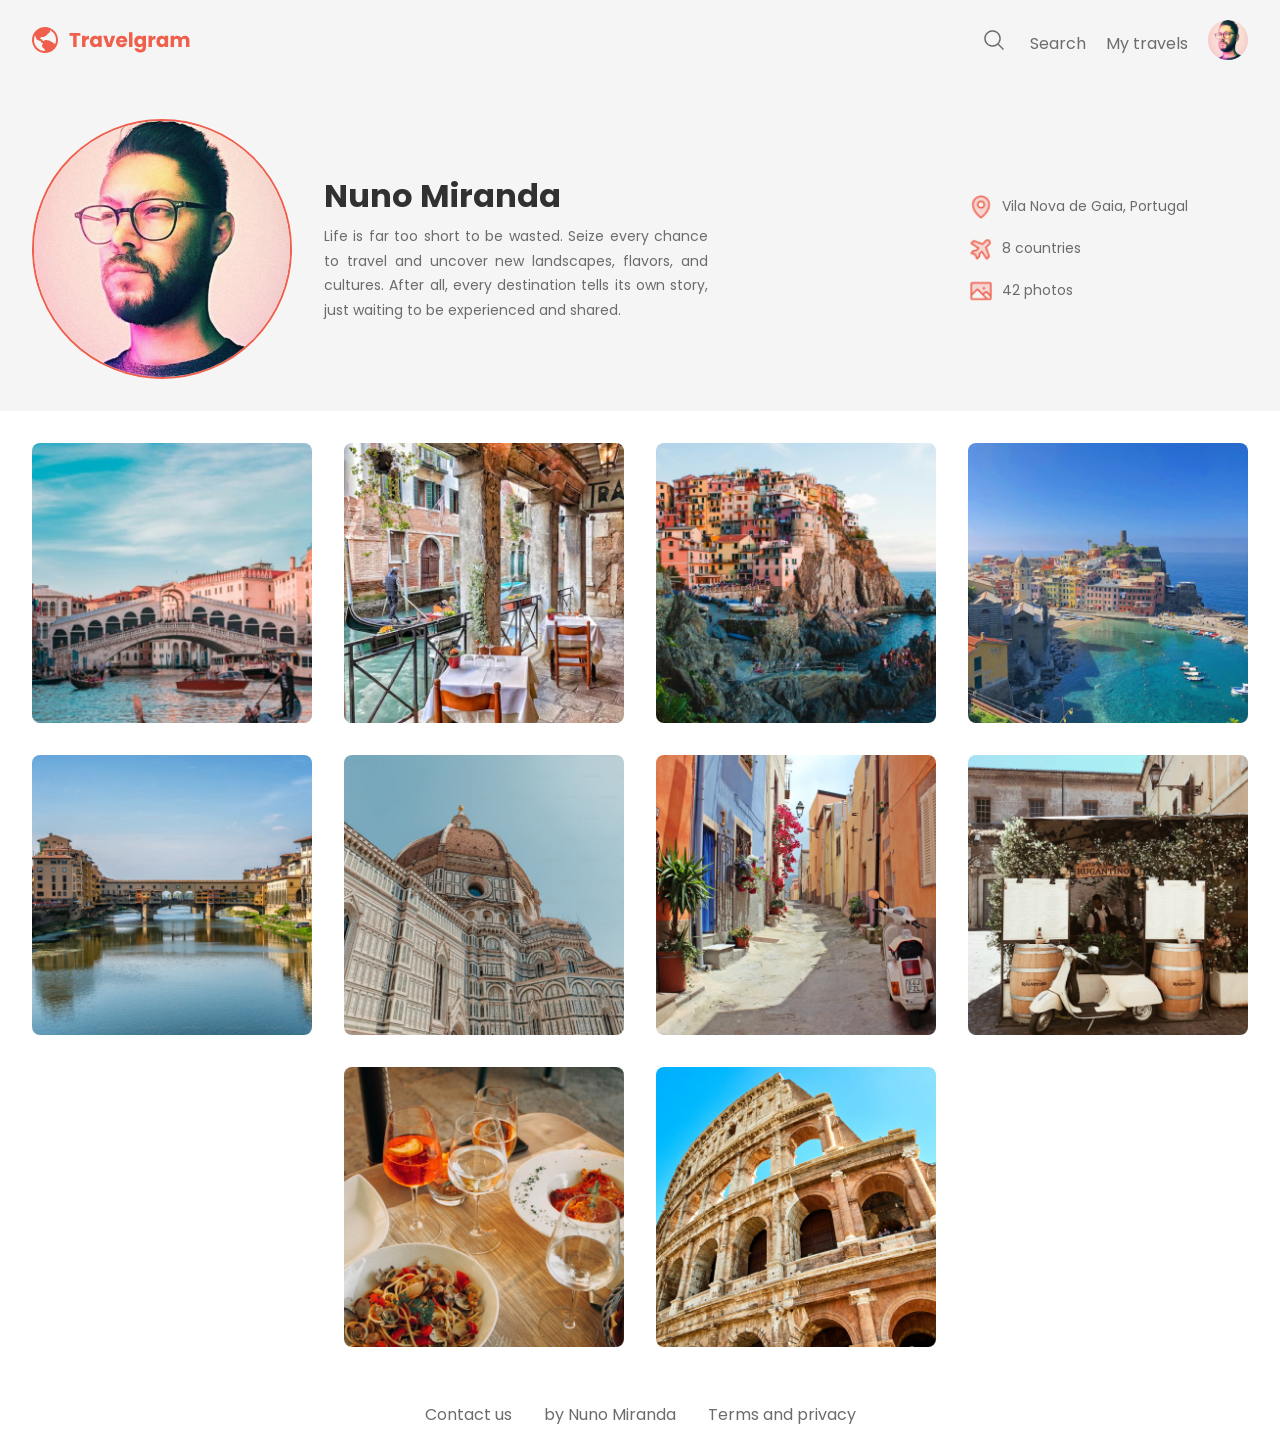
<file: index.html>
<!DOCTYPE html>
<html lang="pt-pt">
<head>
    <link rel="preconnect" href="https://fonts.googleapis.com">
    <link rel="preconnect" href="https://fonts.gstatic.com" crossorigin>
    <meta charset="UTF-8">
    <meta name="viewport" content="width=device-width, initial-scale=1.0">
    <title>Travel Perfil</title>
    <link href="https://fonts.googleapis.com/css2?family=Alice&family=Open+Sans:ital,wght@0,300..800;1,300..800&family=Poppins:wght@400;700&display=swap" rel="stylesheet">
    <link rel="stylesheet" href="styles/index.css">
</head>
<body>
    <div class="bg-surface-color">

        <nav class="container">
            <a href="#" id="logo">
                <img src="./assets/logo.svg" alt="logo">
            </a>
            
            <ul id="primary-menu">
                <li><a href="#"><img src="./assets/icons/Menu item.png" alt="search"></a></li>
                <li><a href="#">Search</a></a></li>
                <li><a href="#">My travels</a></li>
                <li><a href="#"><img class="avatar-sm" src="./assets/avatar.jpg" alt="nuno avatar"></a></li>
            </ul>
        </nav>
    
        <header>
          
            <div class="container">
                <div id="profile">
                    <img class="avatar-md" src="./assets/avatar.jpg" alt="Avatar de Nuno Miranda">
                    <div>
                        <h1>Nuno Miranda</h1>
                        <p>Life is far too short to be wasted. 
                            Seize every chance to travel and uncover new landscapes, flavors, and cultures. 
                            After all, every destination tells its own story, 
                            just waiting to be experienced and shared.</p>
                    </div>
                </div>

                <ul id="info">
                    <li>
                        <img src="./assets/icons/MapPin.png" alt="MapIcon">
                        <span>Vila Nova de Gaia, Portugal</span>
                    </li>
                    <li>
                        <img src="./assets/icons/AirplaneTilt.png" alt="AirplaneIcon">
                        <span>8 countries</span>
                    </li>
                    <li>
                        <img src="./assets/icons/Image.png" alt="PhotoIcon">
                        <span>42 photos</span>
                    </li>
                </ul>

            </div>

        </header>
    </div>

        <main class="container">
            <img src="./assets/places/Image-1.jpg" alt="...">
            <img src="./assets/places/Image-2.jpg" alt="...">
            <img src="./assets/places/Image-3.jpg" alt="...">
            <img src="./assets/places/Image-4.jpg" alt="...">
            <img src="./assets/places/Image-5.jpg" alt="...">
            <img src="./assets/places/Image-6.jpg" alt="...">
            <img src="./assets/places/Image-7.jpg" alt="...">
            <img src="./assets/places/Image-8.jpg" alt="...">
            <img src="./assets/places/Image-9.jpg" alt="...">
            <img src="./assets/places/Image-10.jpg" alt="...">
        </main>

        <footer>
            <div>
                <span>Contact us</span>
            </div>
            <div>
                by Nuno Miranda
            </div>
            <div>
                <span>Terms and privacy</span>
            </div>
        </footer>

</body>
</html>
</file>
<file: styles/index.css>
@import url(global.css);
@import url(nav.css);
@import url(header.css);
@import url(main.css);
@import url(footer.css);
</file>
